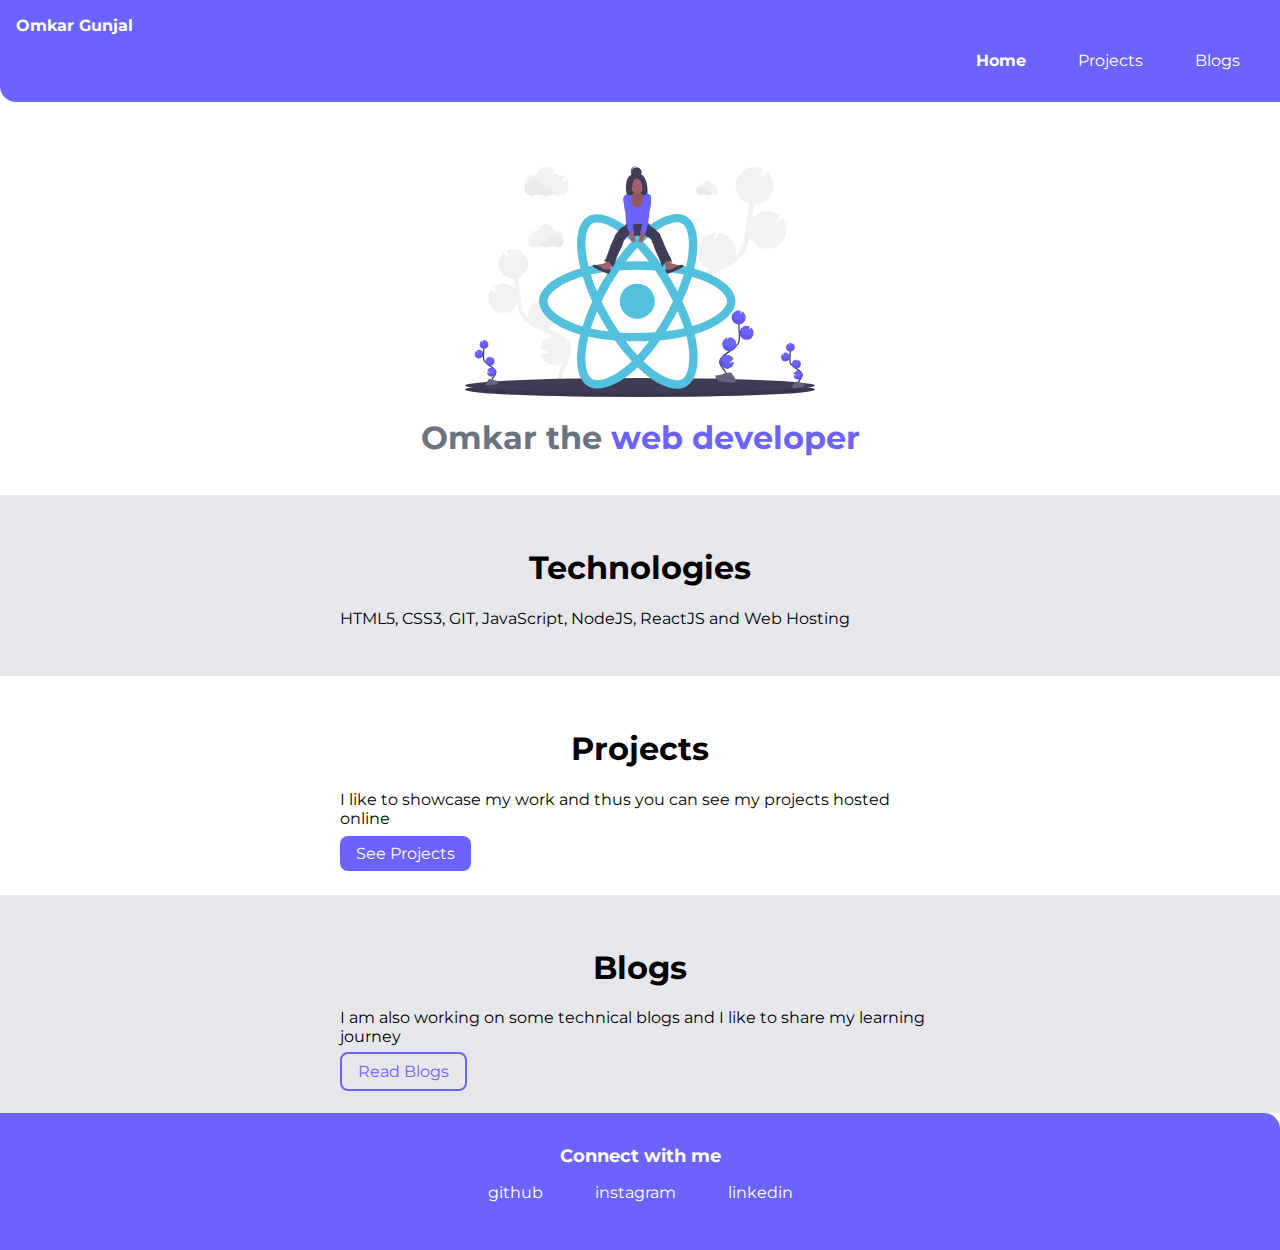
<file: index.html>
<!DOCTYPE html>
<html lang="en">
<head>
    <meta charset="UTF-8">
    <meta http-equiv="X-UA-Compatible" content="IE=edge">
    <meta name="viewport" content="width=device-width, initial-scale=1.0">
    <link rel="stylesheet" href="styles.css">
    <title>home | Omkar Gunjal</title>
</head>
<body>
    <nav class="navigation container">
        <div class="nav-brand">Omkar Gunjal</div>
        <ul class="list-non-bullets nav-pills">
            <li class="list-item-inline">
                <a class="link link-active" href="/index.html">Home</a>
            </li>
            <li class="list-item-inline">
                <a class="link" href="/projects.html">Projects</a>
            </li>
            <li class="list-item-inline">
                <a class="link" href="/blogs.html">Blogs</a>
            </li>
        </ul>
    </nav>

    <header class="hero">
        <img  class="hero-img" src="/images/hero.svg" alt="">
        <h1 class="hero-heading">Omkar the <span class="heading-inverted">web developer</span></h1>
    </header>

    <section class="section ow">
        <div class="container container-center">
            <h1>Technologies</h1>
            <p>HTML5, CSS3, GIT, JavaScript, NodeJS, ReactJS and Web Hosting</p>
        </div>
    </section>

    <section class="section">
        <div class="container container-center">
            <h1>Projects</h1>
            <p>I like to showcase my work and thus you can see my projects hosted online</p>
            <a href="/" class="link link-primary">See Projects</a>
        </div>
    </section>

    <section class="section ow">
        <div class="container container-center">
            <h1>Blogs</h1>
            <p>I am also working on some technical blogs and I like to share my learning journey</p>
            <a href="/" class="link link-secondary">Read Blogs</a>
        </div>
    </section>

    <footer> 
        <div class="footer-header">Connect with me</div>
        <ul class="list-non-bullets">
            <li class="list-item-inline">
                <a href="https://github.com/omkarg1417" class="link">
                    github
                </a>
            </li>
            <li class="list-item-inline">
                <a href="https://www.instagram.com/omkar9017/" class="link">
                    instagram
                </a>
            </li>
            <li class="list-item-inline">
                <a href="https://www.linkedin.com/in/omkar-gunjal-974b60193/" class="link">
                    linkedin
                </a>
            </li>
        </ul>
    </footer>
    
</body>
</html>
</file>
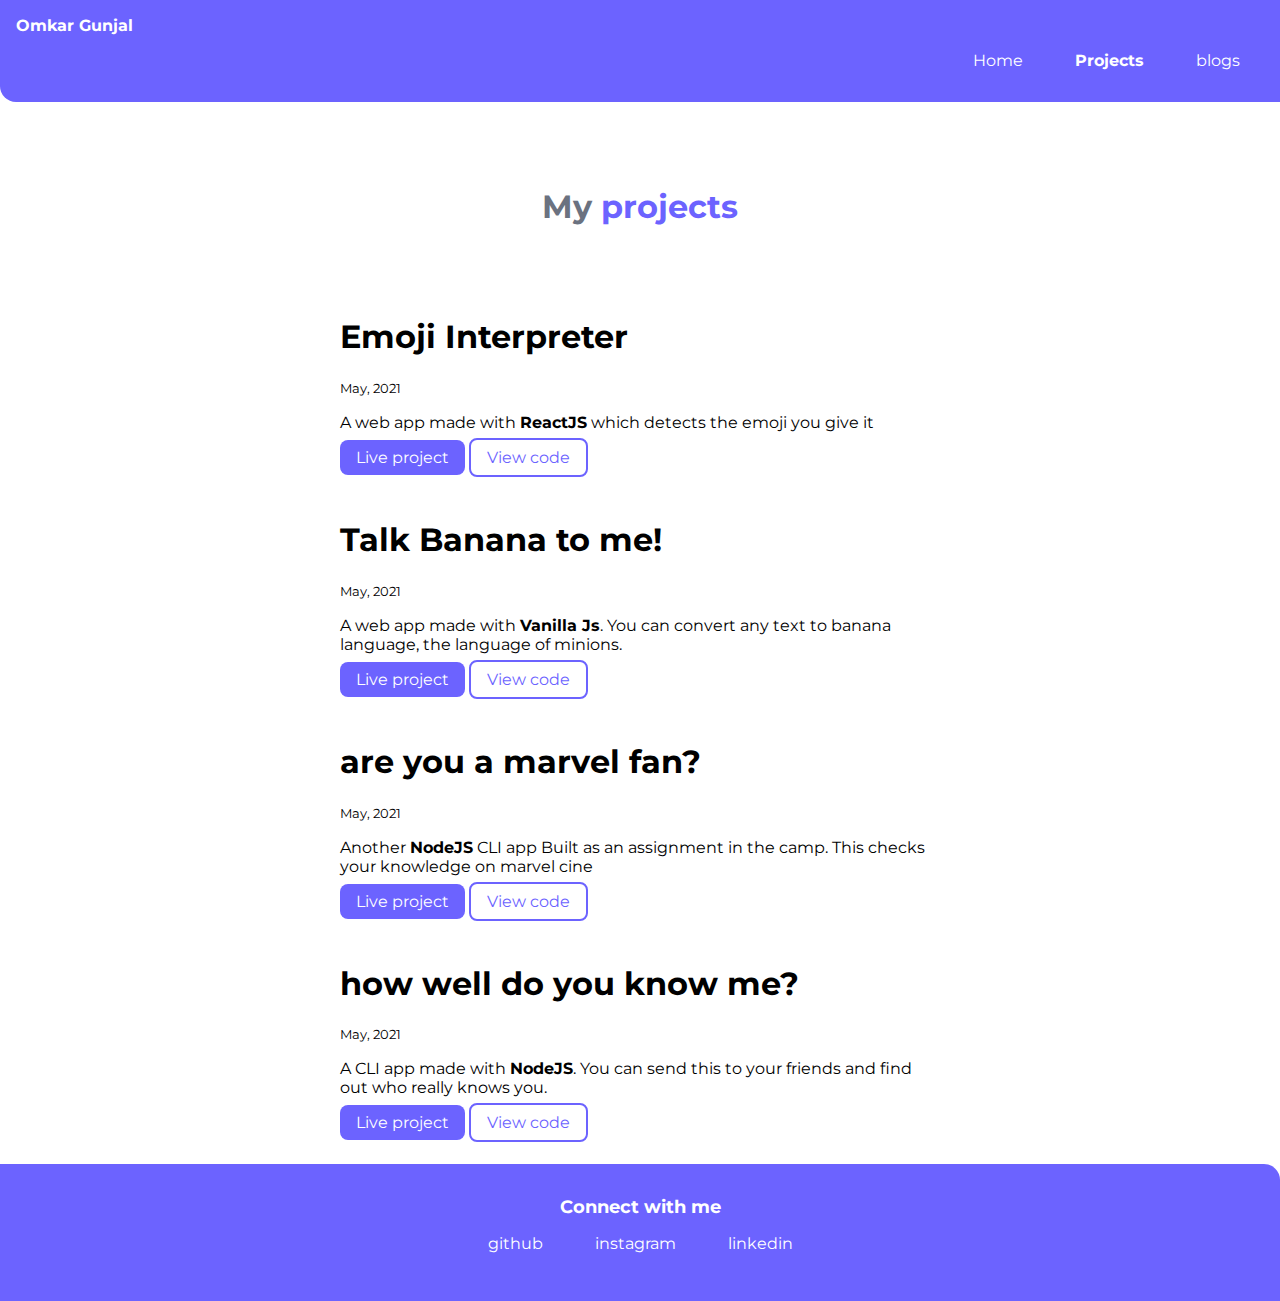
<file: projects.html>
<!DOCTYPE html>
<html lang="en">
<head>
    <meta charset="UTF-8">
    <meta http-equiv="X-UA-Compatible" content="IE=edge">
    <meta name="viewport" content="width=device-width, initial-scale=1.0">
    <link rel="stylesheet" href="/styles.css">
    <title>projects | Omkar Gunjal</title>
</head>
<body>
    <nav class="navigation container">
        <div class="nav-brand">Omkar Gunjal</div>
        <ul class="list-non-bullets nav-pills">
            <li class="list-item-inline">
                <a class="link" href="/index.html">Home</a>
            </li>
            <li class="list-item-inline">
                <a class="link link-active" href="/projects.html">Projects</a>
            </li>
            <li class="list-item-inline">
                <a class="link" href="/blogs.html">blogs</a>
            </li>
        </ul>
    </nav>

    <header class="hero">
        <h1 class="hero-heading">My <span class="heading-inverted">projects</span></h1>
    </header>

    <ul class="container-center list-non-bullets padding-md">
        <li class="padding-md">
            <h1>Emoji Interpreter</h1>
            <small>May, 2021</small>
            <p>A web app made with <strong>ReactJS</strong> which detects the emoji you give it </p>
            <a href="https://j0urk.csb.app/" class="link link-primary">Live project</a>
            <a href="https://codesandbox.io/s/j0urk" class="link link-secondary">View code</a>
        </li>

        <li class="padding-md">
            <h1>Talk Banana to me!</h1>
            <small>May, 2021</small>
            <p>A web app made with <strong>Vanilla Js</strong>. You can convert any text to banana language, the language of minions. </p>
            <a href="https://talkbananatome.netlify.app/" class="link link-primary">Live project</a>
            <a href="https://github.com/omkarg1417/banana-speak" class="link link-secondary">View code</a>
        </li>

        <li class="padding-md">
            <h1>are you a marvel fan?</h1>
            <small>May, 2021</small>
            <p>Another <strong>NodeJS</strong> CLI app Built as an assignment in the camp. This checks your knowledge on marvel cine</p>
            <a href="" class="link link-primary">Live project</a>
            <a href="" class="link link-secondary">View code</a>
        </li>
        <li class="padding-md">
            <h1>how well do you know me?</h1>
            <small>May, 2021</small>
            <p>A CLI app made with <strong>NodeJS</strong>. You can send this to your friends and find out who really knows you.</p>
            <a href="https://replit.com/@omkarg1417/Do-You-Know-me?v=1" class="link link-primary">Live project</a>
            <a href="" class="link link-secondary">View code</a>
        </li>
        
    </ul>

    <footer> 
        <div class="footer-header">Connect with me</div>
        <ul class="list-non-bullets">
            <li class="list-item-inline">
                <a href="https://github.com/omkarg1417" class="link">
                    github
                </a>
            </li>
            <li class="list-item-inline">
                <a href="https://www.instagram.com/omkar9017/" class="link">
                    instagram
                </a>
            </li>
            <li class="list-item-inline">
                <a href="https://www.linkedin.com/in/omkar-gunjal-974b60193/" class="link">
                    linkedin
                </a>
            </li>
        </ul>
    </footer>
    
</body>
</html>
</file>
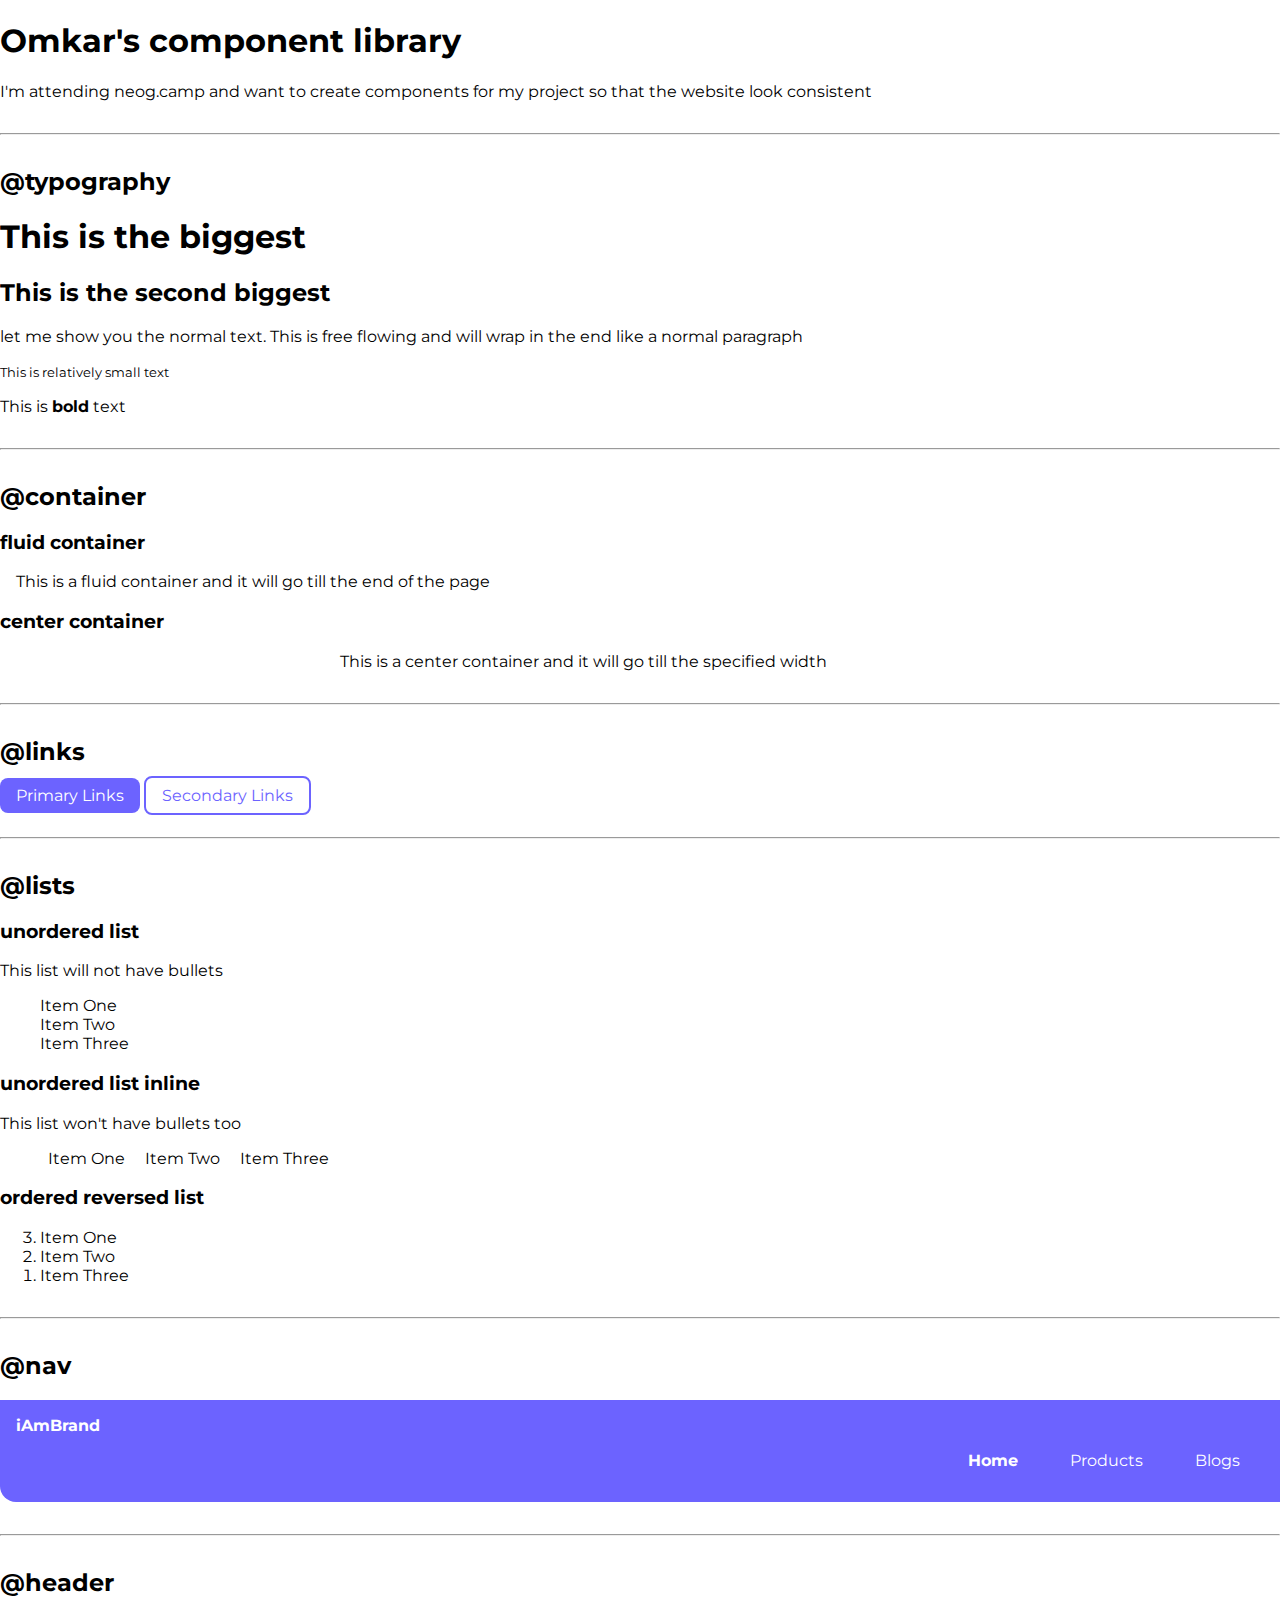
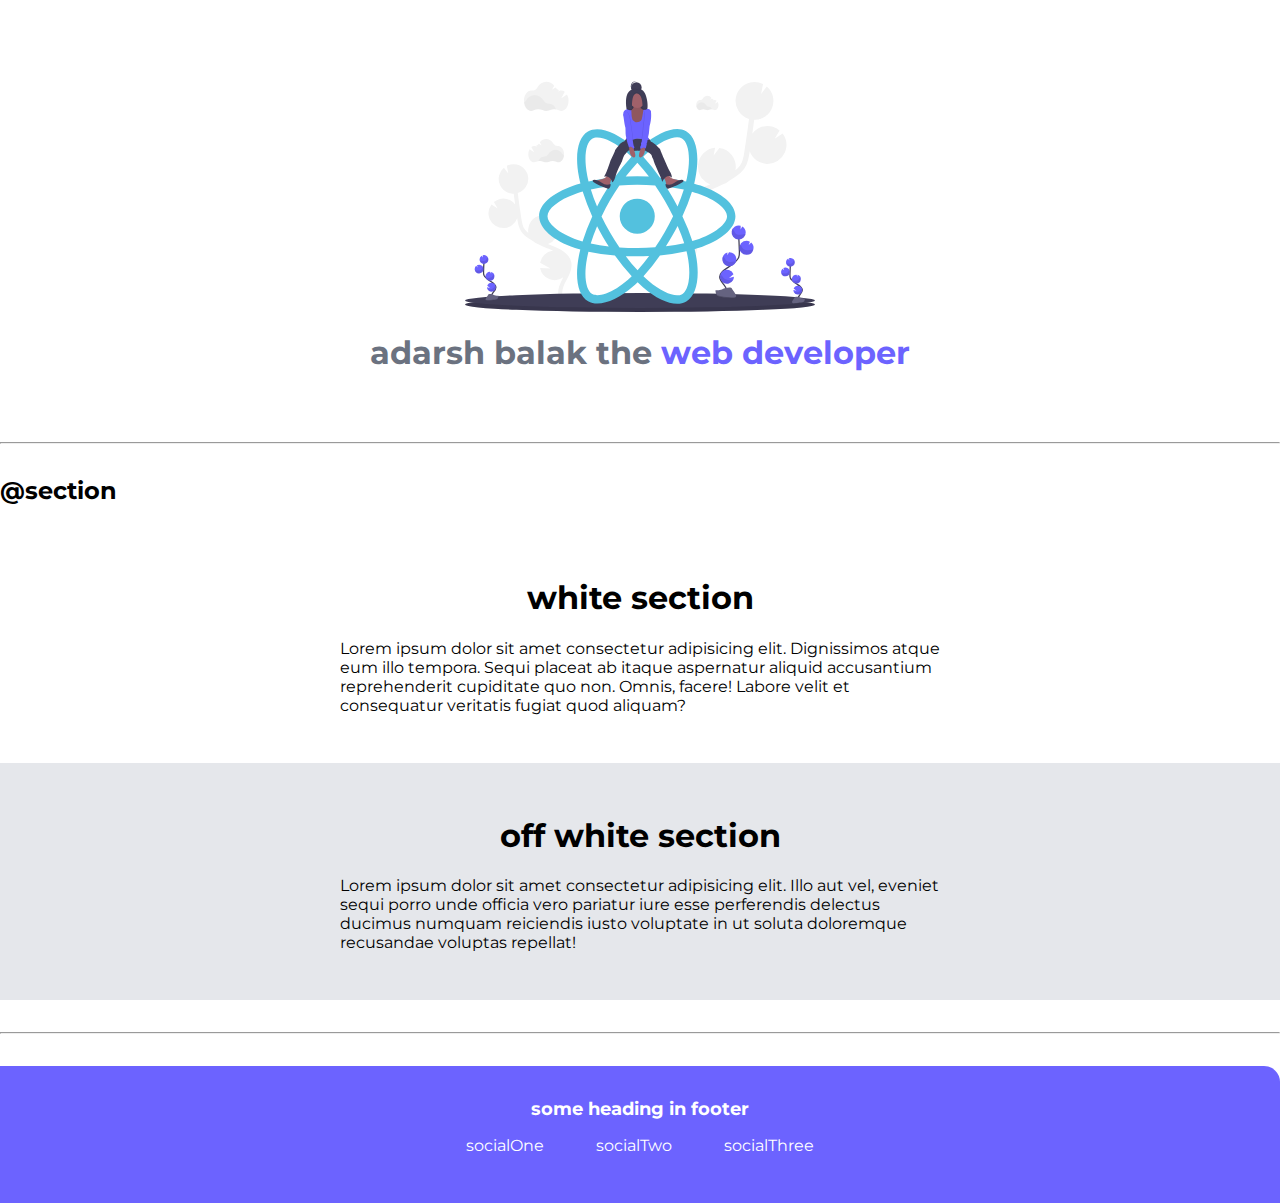
<file: lib/components.html>
<!DOCTYPE html>
<html lang="en">
<head>
    <meta charset="UTF-8">
    <meta http-equiv="X-UA-Compatible" content="IE=edge">
    <meta name="viewport" content="width=device-width, initial-scale=1.0">
    <link rel="stylesheet" href="/styles.css">
    <title>Component library</title>
</head>
<body>
    <h1>Omkar's component library</h1>
    <p>I'm attending neog.camp and want to create components for my project so that the website look consistent</p>
    <hr>
    
    <h2>@typography</h2>
    <h1>This is the biggest</h1>
    <h2>This is the second biggest</h2>
    <p>let me show you the normal text. This is free flowing and will wrap in the end like a normal paragraph</p>
    <small>This is relatively small text</small>
    <p>This is <strong>bold</strong> text</p>
    <hr>

    <h2>@container</h2>
    <h3>fluid container</h3>
    <div class="container">This is a fluid container and it will go till the end of the page</div>

    <h3>center container</h3>
    <div class="container container-center">This is a center container and it will go till the specified width</div>

    <hr>

    <h2>@links</h2>
    <a href="/" class="link link-primary">Primary Links</a>
    <a href="/" class="link link-secondary">Secondary Links</a>
    <hr>

    <h2>@lists</h2>
    <h3>unordered list</h3>
    <p>This list will not have bullets</p>
    <ul class="list-non-bullets">
        <li>Item One</li>
        <li>Item Two</li>
        <li>Item Three</li>
    </ul>
    <h3>unordered list inline</h3>
    <p>This list won't have bullets too</p>
    <ul class="list-non-bullets">
        <li class="list-item-inline">Item One</li>
        <li class="list-item-inline">Item Two</li>
        <li class="list-item-inline">Item Three</li>
    </ul>
    <h3>ordered reversed list</h3>
    <ol reversed>
        <li>Item One</li>
        <li>Item Two</li>
        <li>Item Three</li>
    </ol>

    <hr>

    <h2>@nav</h2>
    <nav class="navigation container">
        <div class="nav-brand">iAmBrand</div>
        <ul class="list-non-bullets nav-pills">
            <li class="list-item-inline">
                <a class="link link-active" href="/">Home</a>
            </li>
            <li class="list-item-inline">
                <a class="link" href="/">Products</a>
            </li>
            <li class="list-item-inline">
                <a class="link" href="/">Blogs</a>
            </li>
        </ul>
    </nav>
    <hr>


    <h2>@header</h2>
    <header class="hero">
        <img  class="hero-img" src="/images/hero.svg" alt="">
        <h1 class="hero-heading">adarsh balak the <span class="heading-inverted">web developer</span></h1>
    </header>
    <hr>

    <h2>@section</h2>
    <section class="section">
        <div class="container container-center">
            <h1>white section</h1>
            <p>Lorem ipsum dolor sit amet consectetur adipisicing elit. Dignissimos atque eum illo tempora. Sequi placeat ab itaque aspernatur aliquid accusantium reprehenderit cupiditate quo non. Omnis, facere! Labore velit et consequatur veritatis fugiat quod aliquam?</p>
        </div>
    </section>
    <section class="section ow">
        <div class="container container-center">
            <h1>off white section</h1>
            <p>Lorem ipsum dolor sit amet consectetur adipisicing elit. Illo aut vel, eveniet sequi porro unde officia vero pariatur iure esse perferendis delectus ducimus numquam reiciendis iusto voluptate in ut soluta doloremque recusandae voluptas repellat!</p>
        </div>
    </section>
    <hr>

    <footer> 
        <!-- NEVER USE HEADING TAGS IN FOOTER -->
        <div class="footer-header">some heading in footer</div>
        <ul class="list-non-bullets">
            <li class="list-item-inline">
                <a href="" class="link">
                    socialOne
                </a>
            </li>
            <li class="list-item-inline">
                <a href="" class="link">
                    socialTwo
                </a>
            </li>
            <li class="list-item-inline">
                <a href="" class="link">
                    socialThree
                </a>
            </li>
        </ul>
    </footer>
    
</body>
</html>
</file>
<file: styles.css>
@import url('https://fonts.googleapis.com/css2?family=Montserrat:wght@400;600&display=swap');

:root {
    --primary-color: #6C63FF;
    --dark-gray:#6B7280;
    --off-white: #E5E7EB;
}

body {
    font-family: 'Montserrat';
    margin:0;
}

hr {
    margin: 2rem 0rem;
}

.padding-md {
    padding:1rem 0rem;
}



/** containers **/

.container {
    padding-left: 1rem;
    padding-right: 1rem;
}

.container-center {
    max-width: 600px;
    margin:auto;
}

/** links **/

.link {
    text-decoration: none;
    padding: 0.5rem 1rem;
}

.link-primary {
    background-color:var(--primary-color);
    border-radius: 0.5rem;
    color:white;
}

.link-secondary {
    border: 2px solid var(--primary-color);
    border-radius: 0.5rem;
    color: var(--primary-color);
}

.list-non-bullets {
    list-style: none;
}

.list-item-inline {
    display: inline;
    padding: 0rem 0.5rem;
}

/** navigation **/
.navigation {
    background-color: var(--primary-color);
    color:white;
    padding:1rem;
    border-bottom-left-radius: 1rem;
}

.navigation .link {
    color:white;
}

.navigation .nav-pills {
    text-align: right;
}

.navigation .nav-brand {
    font-weight: bold;
}

.navigation .link-active {
    font-weight: bold;
}


/** header **/
.hero {
    padding:1rem;
    padding-top:4rem;
}

.hero .hero-img {
    max-width: 350px;
    display: block;
    margin:auto;
}

.hero .hero-heading {
    text-align: center;
    color: var(--dark-gray);
}

.hero .hero-heading .heading-inverted {
    color:var(--primary-color);
}

/** section **/
.section {
    padding:2rem;
}

.section h1 {
    text-align: center;
}

.section-img {
    max-width: 100%;
    display: block;
    margin:auto;
    margin-top:1rem;
    margin-bottom: 1rem;
}

.ow {
    background-color: var(--off-white);
}

/** footer **/
footer {
    background-color: var(--primary-color);
    color:white;
    padding:2rem;
    text-align: center;
    border-top-right-radius: 1rem;
}

footer .footer-header {
    font-weight: bold;
    font-size: large;
}

footer ul {
    padding-inline-start:0px;
}

footer .link {
    color:white;
}
</file>
